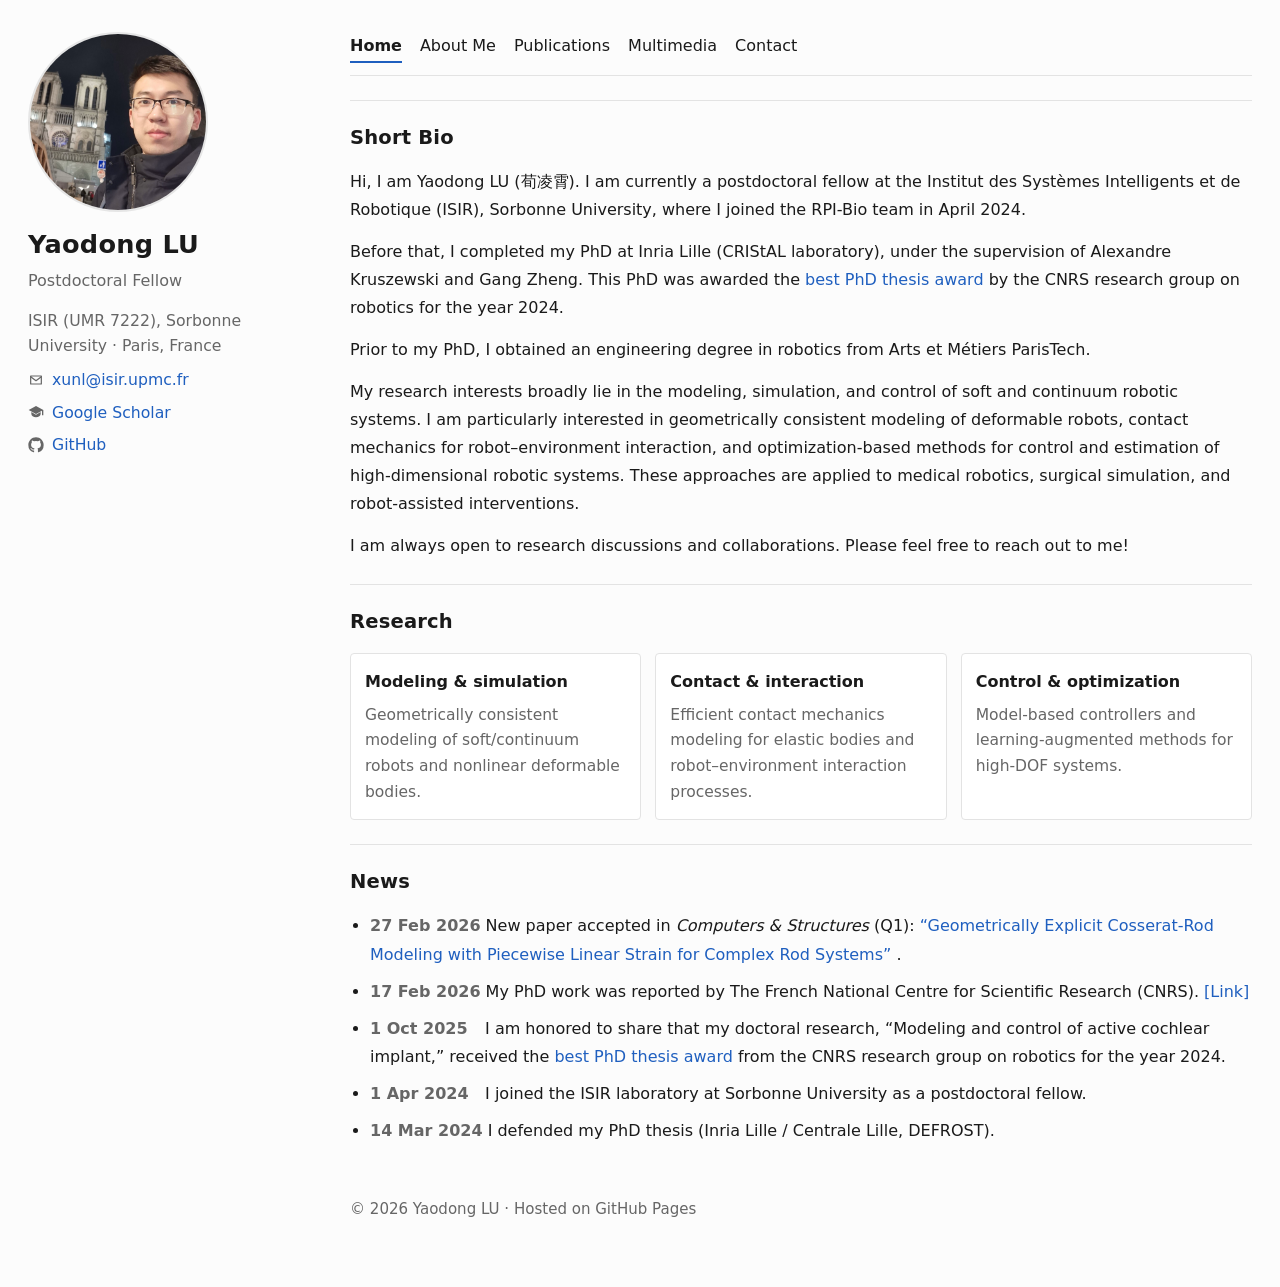
<file: index.html>
<!doctype html>
<html lang="en">
<head>
  <meta charset="utf-8" />
  <meta name="viewport" content="width=device-width, initial-scale=1" />
  <title>Yaodong LU · Home</title>
  <meta name="description" content="Yaodong LU — Postdoctoral fellow at ISIR (Sorbonne University). Soft/continuum robotics, geometrically consistent modeling, contact mechanics, medical robotics." />
  <link rel="stylesheet" href="assets/style.css" />
</head>

  
<body>
  <div class="page">
    <aside class="sidebar">
      <div class="profile-card">
        <div class="avatar">
          <img class="profile-photo" src="assets/avatar.jpg" alt="Portrait" />
        </div>

        <div class="id">
          <h1>Yaodong LU</h1>
          <p class="position">Postdoctoral Fellow </p>
          <p class="affiliation">ISIR (UMR 7222), Sorbonne University · Paris, France</p>
<p class="contact-item">
  <a href="mailto:xunl@isir.upmc.fr">
    <span class="icon" aria-hidden="true">
      <svg viewBox="0 0 24 24" fill="none" stroke="currentColor" stroke-width="1.8" stroke-linecap="round" stroke-linejoin="round">
        <path d="M4 6h16v12H4z"></path>
        <path d="M4 7l8 6 8-6"></path>
      </svg>
    </span>
    <span>xunl@isir.upmc.fr</span>
  </a>
</p>

<p class="contact-item">
  <a href="https://scholar.google.com/citations?user=EgVNwPYAAAAJ&hl=en&oi=ao" target="_blank" rel="noreferrer">
    <span class="icon" aria-hidden="true">
      <svg viewBox="0 0 24 24" fill="currentColor">
        <path d="M12 3 1 9l11 6 9-4.91V17h2V9L12 3Zm-7 9.18V15c0 2.76 3.13 5 7 5s7-2.24 7-5v-2.82l-7 3.82-7-3.82Z"/>
      </svg>
    </span>
    <span>Google Scholar</span>
  </a>
</p>

<p class="contact-item">
  <a href="https://github.com/LingxiaoXUN" target="_blank" rel="noreferrer">
    <span class="icon" aria-hidden="true">
      <svg viewBox="0 0 24 24" fill="currentColor">
        <path d="M12 .5C5.65.5.5 5.65.5 12a11.5 11.5 0 0 0 7.86 10.92c.58.11.79-.25.79-.56v-2.17c-3.2.69-3.88-1.35-3.88-1.35-.52-1.31-1.27-1.66-1.27-1.66-1.04-.71.08-.7.08-.7 1.15.08 1.75 1.18 1.75 1.18 1.02 1.75 2.68 1.24 3.33.95.1-.74.4-1.24.72-1.52-2.56-.29-5.25-1.28-5.25-5.68 0-1.25.45-2.27 1.18-3.07-.12-.29-.51-1.46.11-3.04 0 0 .97-.31 3.19 1.17a11.1 11.1 0 0 1 5.8 0c2.22-1.48 3.19-1.17 3.19-1.17.62 1.58.23 2.75.11 3.04.73.8 1.18 1.82 1.18 3.07 0 4.41-2.69 5.39-5.26 5.67.41.36.77 1.06.77 2.14v3.17c0 .31.21.67.8.56A11.5 11.5 0 0 0 23.5 12C23.5 5.65 18.35.5 12 .5Z"/>
      </svg>
    </span>
    <span>GitHub</span>
  </a>
</p>
        </div>
      </div>
    </aside>

    <main class="main-content">
      <header class="topbar">
        <nav class="nav">
          <a class="active" href="index.html">Home</a>
          <a href="about.html">About Me</a>
          <a href="publications.html">Publications</a>
          <a href="multimedia.html">Multimedia</a>
          <a href="contact.html">Contact</a>
        </nav>
      </header>

      <section class="card">
        <h2>Short Bio</h2>

        <p>
          Hi, I am Yaodong LU (荀凌霄). I am currently a postdoctoral fellow at the Institut des Systèmes Intelligents et de Robotique (ISIR),
          Sorbonne University, where I joined the RPI-Bio team in April 2024.
        </p>

        <p>
          Before that, I completed my PhD at Inria Lille (CRIStAL laboratory), under the supervision of
          Alexandre Kruszewski and Gang Zheng. This PhD was awarded the
          <a href="https://www.gdr-robotique.org/prix_de_these/?an=2024" target="_blank" rel="noreferrer">best PhD thesis award</a>
          by the CNRS research group on robotics for the year 2024.
        </p>

        <p>
          Prior to my PhD, I obtained an engineering degree in robotics from Arts et Métiers ParisTech.
        </p>

        <p>
          My research interests broadly lie in the modeling, simulation, and control of soft and continuum
          robotic systems. I am particularly interested in geometrically consistent modeling of deformable
          robots, contact mechanics for robot–environment interaction, and optimization-based methods
          for control and estimation of high-dimensional robotic systems. These approaches are applied
          to medical robotics, surgical simulation, and robot-assisted interventions.
        </p>

        <p>
          I am always open to research discussions and collaborations. Please feel free to reach out to me!
        </p>
      </section>

      <section class="card">
        <h2>Research</h2>
        <div class="grid">
          <div class="tile">
            <h3>Modeling & simulation</h3>
            <p>Geometrically consistent modeling of soft/continuum robots and nonlinear deformable bodies.</p>
          </div>
          <div class="tile">
            <h3>Contact & interaction</h3>
            <p>Efficient contact mechanics modeling for elastic bodies and robot–environment interaction processes.</p>
          </div>
          <div class="tile">
            <h3>Control & optimization</h3>
            <p>Model-based controllers and learning-augmented methods for high-DOF systems.</p>
          </div>
        </div>
      </section>

      <section class="card">
        <h2>News</h2>
        <ul class="timeline">
          <li>
            <span class="date">27 Feb 2026</span>
            New paper accepted in <em>Computers &amp; Structures</em> (Q1):
            <a href="https://authors.elsevier.com/a/1mjg4AQPsI-hM" target="_blank" rel="noreferrer">
              “Geometrically Explicit Cosserat-Rod Modeling with Piecewise Linear Strain for Complex Rod Systems”
            </a>.
          </li>
          <li>
            <span class="date">17 Feb 2026</span>
            My PhD work was reported by The French National Centre for Scientific Research (CNRS).
            <a href="https://www.ins2i.cnrs.fr/fr/cnrsinfo/lingxiao-xun-et-quentin-le-lidec-recompenses-par-le-prix-de-these-2024-du-gdr-robotique-0" target="_blank" rel="noreferrer">[Link]</a>
          </li>
          <li>
          <span class="date">1 Oct 2025</span>
          I am honored to share that my doctoral research, “Modeling and control of active cochlear implant,” received the
          <a href="https://www.gdr-robotique.org/prix_de_these/?an=2024" target="_blank" rel="noreferrer">best PhD thesis award</a> from the CNRS research group on robotics for the year 2024.       
          </li>
          <li>
            <span class="date">1 Apr 2024</span>
            I joined the ISIR laboratory at Sorbonne University as a postdoctoral fellow.
          </li>
          <li>
            <span class="date">14 Mar 2024</span>
            I defended my PhD thesis (Inria Lille / Centrale Lille, DEFROST).
          </li>
        </ul>
      </section>

      <footer class="footer">
        <p>© <span id="year"></span> Yaodong LU · Hosted on GitHub Pages</p>
      </footer>
    </main>
  </div>

  <script src="assets/script.js"></script>
</body>
</html>
</file>
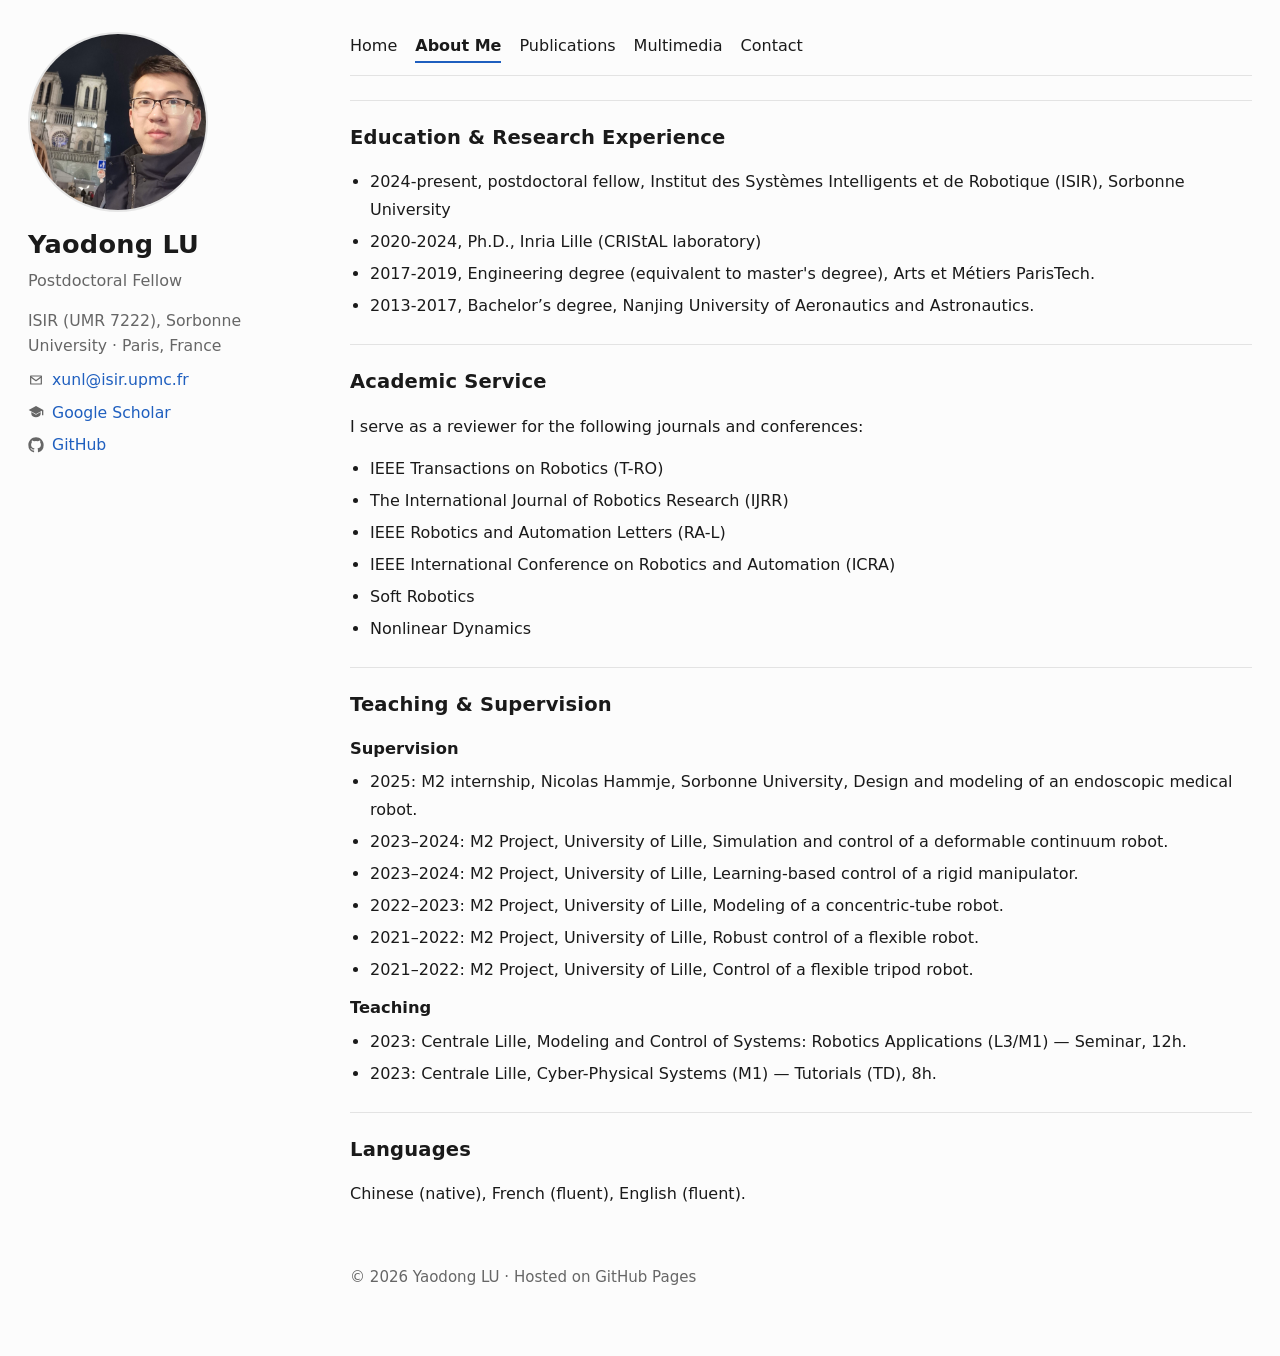
<file: about.html>
<!doctype html>
<html lang="en">
<head>
  <meta charset="utf-8" />
  <meta name="viewport" content="width=device-width, initial-scale=1" />
  <title>Yaodong LU · About Me</title>
  <meta name="description" content="About Yaodong LU: biography, professional service, teaching and supervision." />
  <link rel="stylesheet" href="assets/style.css" />
</head>

<body>
  <div class="page">
    <aside class="sidebar">
      <div class="profile-card">
        <div class="avatar">
          <img class="profile-photo" src="assets/avatar.jpg" alt="Portrait" />
        </div>

        <div class="id">
          <h1>Yaodong LU</h1>
          <p class="position">Postdoctoral Fellow</p>
          <p class="affiliation">ISIR (UMR 7222), Sorbonne University · Paris, France</p>
         <p class="contact-item">
  <a href="mailto:xunl@isir.upmc.fr">
    <span class="icon" aria-hidden="true">
      <svg viewBox="0 0 24 24" fill="none" stroke="currentColor" stroke-width="1.8" stroke-linecap="round" stroke-linejoin="round">
        <path d="M4 6h16v12H4z"></path>
        <path d="M4 7l8 6 8-6"></path>
      </svg>
    </span>
    <span>xunl@isir.upmc.fr</span>
  </a>
</p>

<p class="contact-item">
  <a href="https://scholar.google.com/citations?user=EgVNwPYAAAAJ&hl=en&oi=ao" target="_blank" rel="noreferrer">
    <span class="icon" aria-hidden="true">
      <svg viewBox="0 0 24 24" fill="currentColor">
        <path d="M12 3 1 9l11 6 9-4.91V17h2V9L12 3Zm-7 9.18V15c0 2.76 3.13 5 7 5s7-2.24 7-5v-2.82l-7 3.82-7-3.82Z"/>
      </svg>
    </span>
    <span>Google Scholar</span>
  </a>
</p>

<p class="contact-item">
  <a href="https://github.com/LingxiaoXUN" target="_blank" rel="noreferrer">
    <span class="icon" aria-hidden="true">
      <svg viewBox="0 0 24 24" fill="currentColor">
        <path d="M12 .5C5.65.5.5 5.65.5 12a11.5 11.5 0 0 0 7.86 10.92c.58.11.79-.25.79-.56v-2.17c-3.2.69-3.88-1.35-3.88-1.35-.52-1.31-1.27-1.66-1.27-1.66-1.04-.71.08-.7.08-.7 1.15.08 1.75 1.18 1.75 1.18 1.02 1.75 2.68 1.24 3.33.95.1-.74.4-1.24.72-1.52-2.56-.29-5.25-1.28-5.25-5.68 0-1.25.45-2.27 1.18-3.07-.12-.29-.51-1.46.11-3.04 0 0 .97-.31 3.19 1.17a11.1 11.1 0 0 1 5.8 0c2.22-1.48 3.19-1.17 3.19-1.17.62 1.58.23 2.75.11 3.04.73.8 1.18 1.82 1.18 3.07 0 4.41-2.69 5.39-5.26 5.67.41.36.77 1.06.77 2.14v3.17c0 .31.21.67.8.56A11.5 11.5 0 0 0 23.5 12C23.5 5.65 18.35.5 12 .5Z"/>
      </svg>
    </span>
    <span>GitHub</span>
  </a>
</p>
        </div>
      </div>
    </aside>

    <main class="main-content">
      <header class="topbar">
        <nav class="nav">
          <a href="index.html">Home</a>
          <a class="active" href="about.html">About Me</a>
          <a href="publications.html">Publications</a>
          <a href="multimedia.html">Multimedia</a>
          <a href="contact.html">Contact</a>
        </nav>
      </header>

      <section class="card">
        <h2>Education & Research Experience</h2>
        <ul class="bullets">
        <li>
          2024-present, postdoctoral fellow, Institut des Systèmes Intelligents et de Robotique (ISIR),
          Sorbonne University
        </li>

        <li>
          2020-2024, Ph.D., Inria Lille (CRIStAL laboratory)
        </li>

        <li>
          2017-2019, Engineering degree (equivalent to master's degree), Arts et Métiers ParisTech.
        </li>

        <li>
          2013-2017, Bachelor’s degree, Nanjing University of Aeronautics and Astronautics.
        </li>
        </ul>
        
      </section>

      <section class="card">
        <h2>Academic Service</h2>
        <p>I serve as a reviewer for the following journals and conferences:</p>
        <ul class="bullets">
          <li>IEEE Transactions on Robotics (T-RO)</li>
          <li>The International Journal of Robotics Research (IJRR)</li>
          <li>IEEE Robotics and Automation Letters (RA-L)</li>
          <li>IEEE International Conference on Robotics and Automation (ICRA)</li>
          <li>Soft Robotics</li>
          <li>Nonlinear Dynamics</li>
        </ul>
      </section>

      <section class="card">
        <h2>Teaching & Supervision</h2>

        <h3 style="margin:14px 0 6px;">Supervision</h3>
        <ul class="bullets">
          <li>2025: M2 internship, Nicolas Hammje, Sorbonne University, Design and modeling of an endoscopic medical robot.</li>
          <li>2023–2024: M2 Project, University of Lille, Simulation and control of a deformable continuum robot.</li>
          <li>2023–2024: M2 Project, University of Lille, Learning-based control of a rigid manipulator.</li>
          <li>2022–2023: M2 Project, University of Lille, Modeling of a concentric-tube robot.</li>
          <li>2021–2022: M2 Project, University of Lille, Robust control of a flexible robot.</li>
          <li>2021–2022: M2 Project, University of Lille, Control of a flexible tripod robot.</li>
        </ul>

        <h3 style="margin:10px 0 6px;">Teaching</h3>
        <ul class="bullets">
          <li>2023: Centrale Lille, Modeling and Control of Systems: Robotics Applications (L3/M1) — Seminar, 12h.</li>
          <li>2023: Centrale Lille, Cyber-Physical Systems (M1) — Tutorials (TD), 8h.</li>
        </ul>
      </section>

      <section class="card">
        <h2>Languages</h2>
        <p>
        Chinese (native), French (fluent), English (fluent).
        </p>
      </section>
      
      <footer class="footer">
        <p>© <span id="year"></span> Yaodong LU · Hosted on GitHub Pages</p>
      </footer>
    </main>
  </div>

  <script src="assets/script.js"></script>
</body>
</html>
</file>
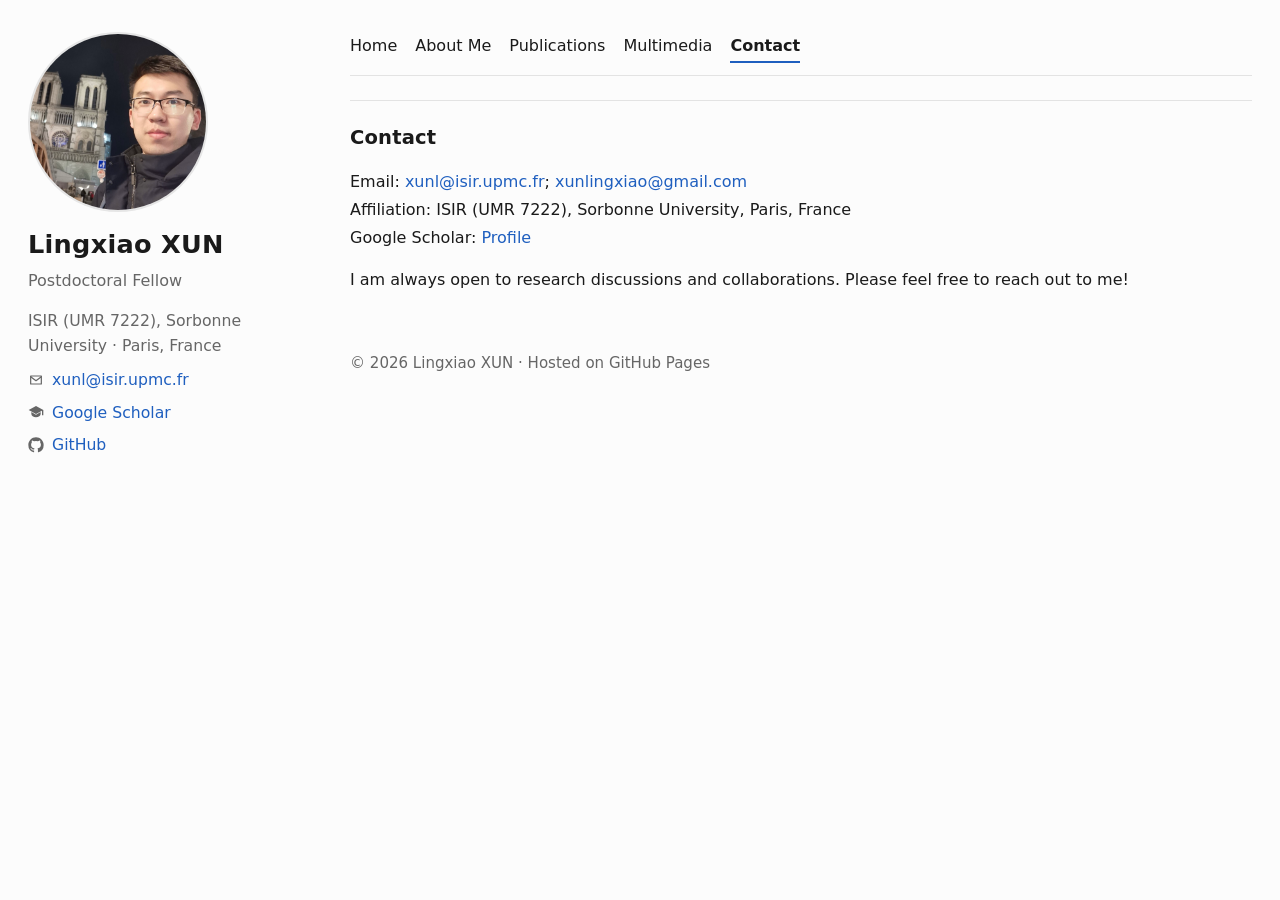
<file: contact.html>
<!doctype html>
<html lang="en">
<head>
  <meta charset="utf-8" />
  <meta name="viewport" content="width=device-width, initial-scale=1" />
  <title>Lingxiao LU · Contact</title>
  <meta name="description" content="Contact information for Lingxiao XUN." />
  <link rel="stylesheet" href="assets/style.css" />
</head>

<body>
  <div class="page">
    <aside class="sidebar">
      <div class="profile-card">
        <div class="avatar">
          <img class="profile-photo" src="assets/avatar.jpg" alt="Portrait" />
        </div>

        <div class="id">
          <h1>Lingxiao XUN</h1>
          <p class="position">Postdoctoral Fellow</p>
          <p class="affiliation">ISIR (UMR 7222), Sorbonne University · Paris, France</p>
<p class="contact-item">
  <a href="mailto:xunl@isir.upmc.fr">
    <span class="icon" aria-hidden="true">
      <svg viewBox="0 0 24 24" fill="none" stroke="currentColor" stroke-width="1.8" stroke-linecap="round" stroke-linejoin="round">
        <path d="M4 6h16v12H4z"></path>
        <path d="M4 7l8 6 8-6"></path>
      </svg>
    </span>
    <span>xunl@isir.upmc.fr</span>
  </a>
</p>

<p class="contact-item">
  <a href="https://scholar.google.com/citations?user=EgVNwPYAAAAJ&hl=en&oi=ao" target="_blank" rel="noreferrer">
    <span class="icon" aria-hidden="true">
      <svg viewBox="0 0 24 24" fill="currentColor">
        <path d="M12 3 1 9l11 6 9-4.91V17h2V9L12 3Zm-7 9.18V15c0 2.76 3.13 5 7 5s7-2.24 7-5v-2.82l-7 3.82-7-3.82Z"/>
      </svg>
    </span>
    <span>Google Scholar</span>
  </a>
</p>

<p class="contact-item">
  <a href="https://github.com/LingxiaoXUN" target="_blank" rel="noreferrer">
    <span class="icon" aria-hidden="true">
      <svg viewBox="0 0 24 24" fill="currentColor">
        <path d="M12 .5C5.65.5.5 5.65.5 12a11.5 11.5 0 0 0 7.86 10.92c.58.11.79-.25.79-.56v-2.17c-3.2.69-3.88-1.35-3.88-1.35-.52-1.31-1.27-1.66-1.27-1.66-1.04-.71.08-.7.08-.7 1.15.08 1.75 1.18 1.75 1.18 1.02 1.75 2.68 1.24 3.33.95.1-.74.4-1.24.72-1.52-2.56-.29-5.25-1.28-5.25-5.68 0-1.25.45-2.27 1.18-3.07-.12-.29-.51-1.46.11-3.04 0 0 .97-.31 3.19 1.17a11.1 11.1 0 0 1 5.8 0c2.22-1.48 3.19-1.17 3.19-1.17.62 1.58.23 2.75.11 3.04.73.8 1.18 1.82 1.18 3.07 0 4.41-2.69 5.39-5.26 5.67.41.36.77 1.06.77 2.14v3.17c0 .31.21.67.8.56A11.5 11.5 0 0 0 23.5 12C23.5 5.65 18.35.5 12 .5Z"/>
      </svg>
    </span>
    <span>GitHub</span>
  </a>
</p>
        </div>
      </div>
    </aside>

    <main class="main-content">
      <header class="topbar">
        <nav class="nav">
          <a href="index.html">Home</a>
          <a href="about.html">About Me</a>
          <a href="publications.html">Publications</a>
          <a href="multimedia.html">Multimedia</a>
          <a class="active" href="contact.html">Contact</a>
        </nav>
      </header>

      <section class="card">
        <h2>Contact</h2>
        <p>
          Email: <a href="mailto:xunl@isir.upmc.fr">xunl@isir.upmc.fr</a>; <a href="mailto:xunlingxiao@gmail.com">xunlingxiao@gmail.com</a><br />
          Affiliation: ISIR (UMR 7222), Sorbonne University, Paris, France<br />
          Google Scholar: <a href="https://scholar.google.com/citations?user=EgVNwPYAAAAJ&hl=en&oi=ao" target="_blank" rel="noreferrer">Profile</a>
        </p>

        <p>
          I am always open to research discussions and collaborations. Please feel free to reach out to me!
        </p>
      </section>

      <footer class="footer">
        <p>© <span id="year"></span> Lingxiao XUN · Hosted on GitHub Pages</p>
      </footer>
    </main>
  </div>

  <script src="assets/script.js"></script>
</body>
</html>
</file>
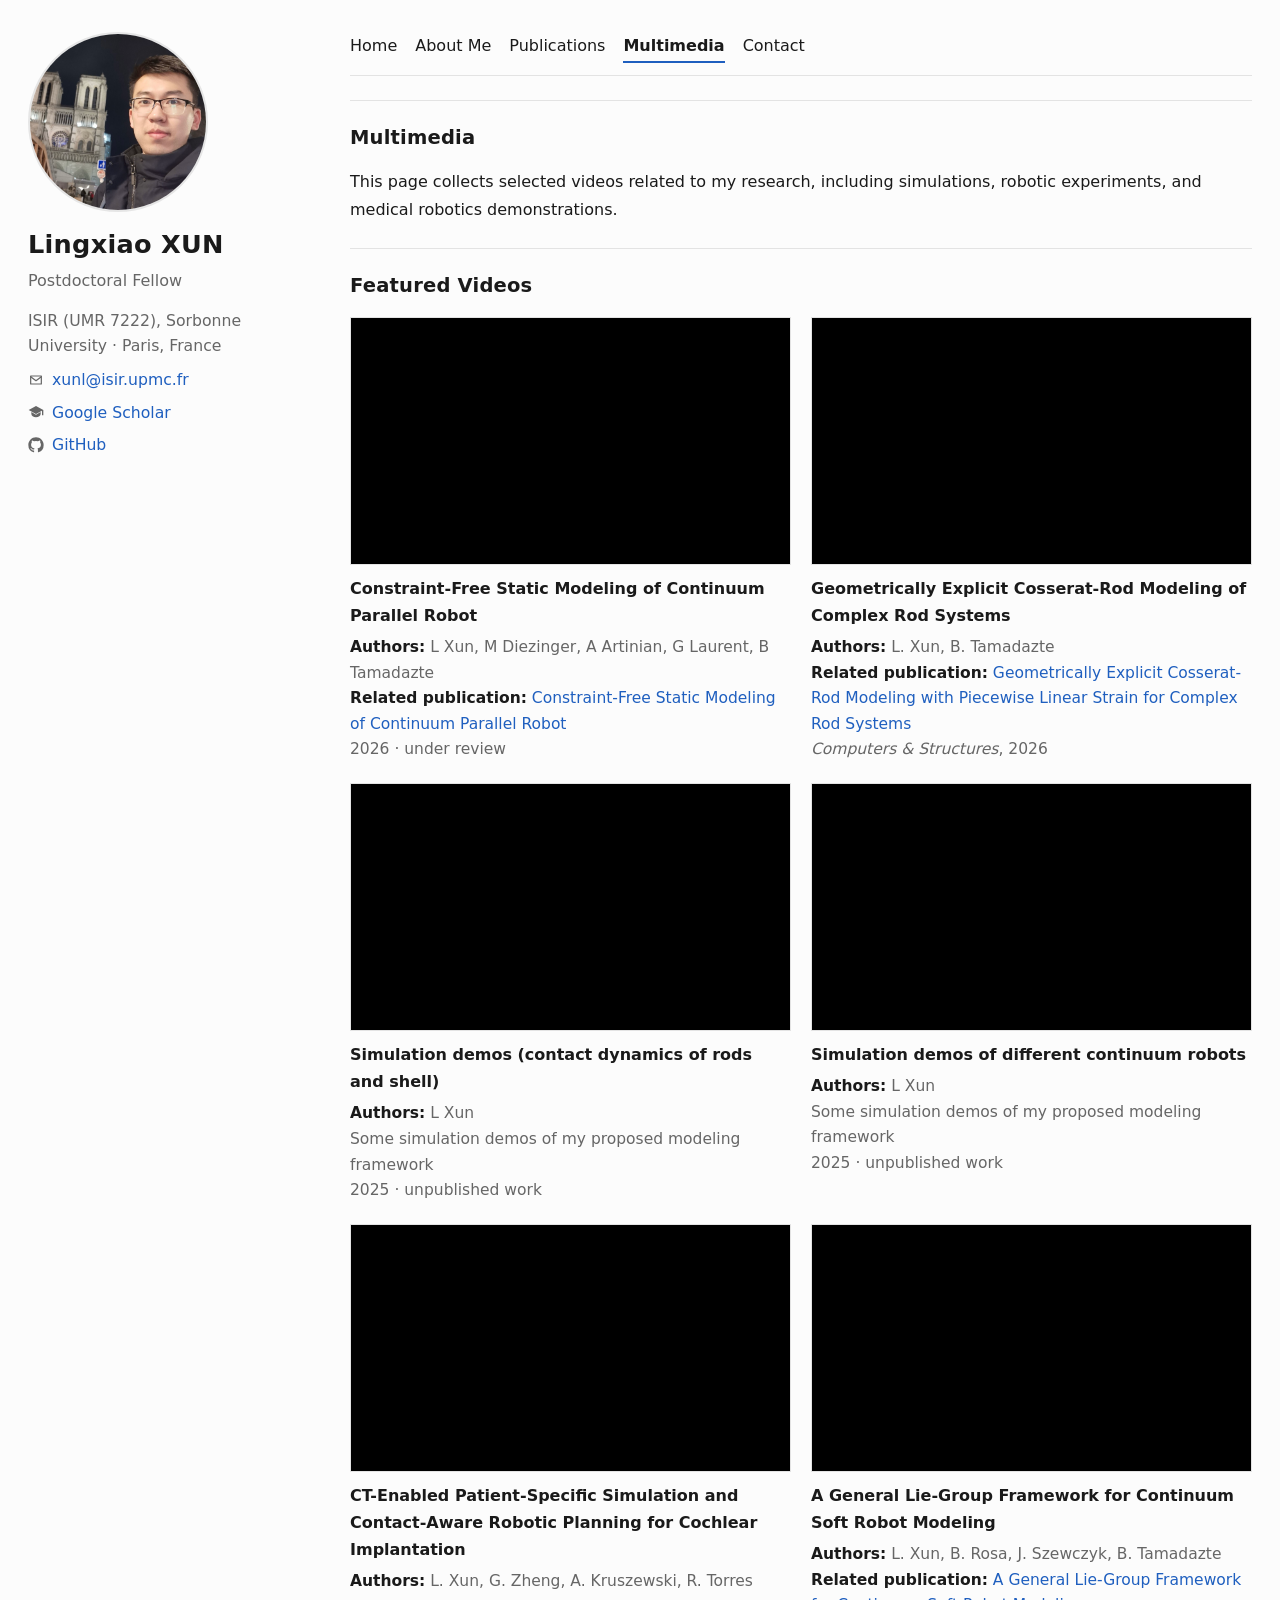
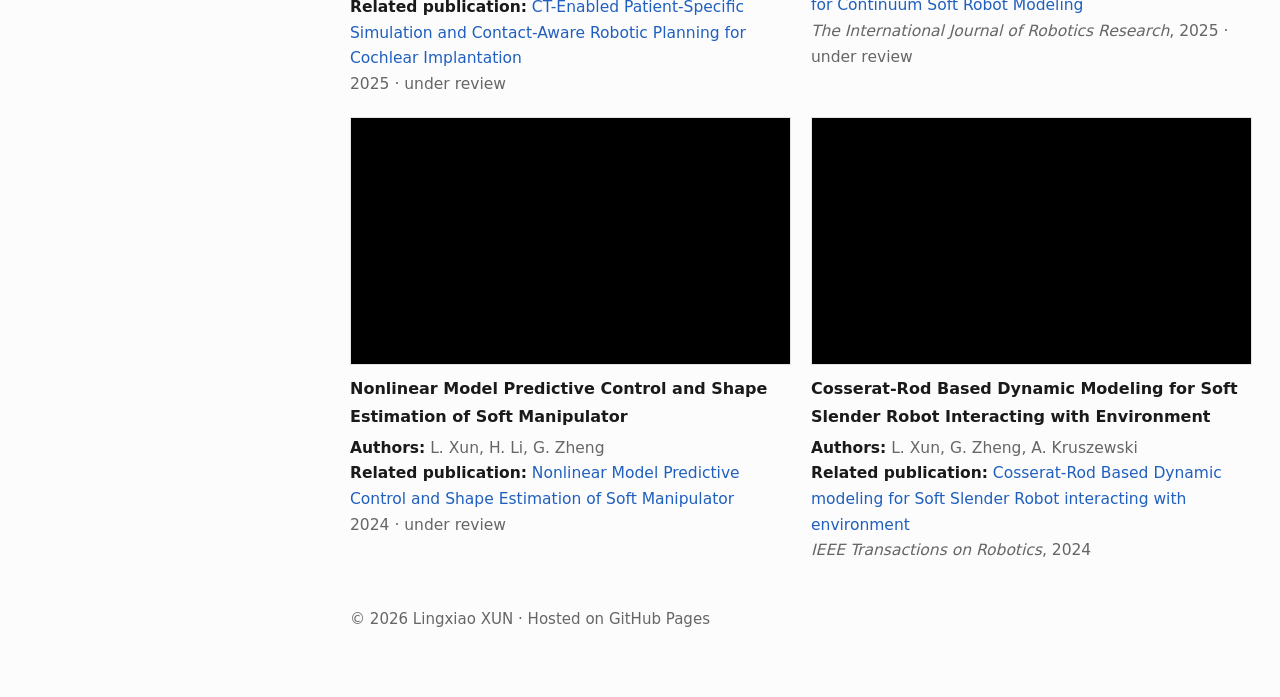
<file: multimedia.html>
<!doctype html>
<html lang="en">
<head>
  <meta charset="utf-8" />
  <meta name="viewport" content="width=device-width, initial-scale=1" />
  <title>Lingxiao XUN · Multimedia</title>
  <meta name="description" content="Videos and multimedia content by Lingxiao XUN." />
  <link rel="stylesheet" href="assets/style.css" />
</head>

<body>
  <div class="page">
    <aside class="sidebar">
      <div class="profile-card">
        <div class="avatar">
          <img class="profile-photo" src="assets/avatar.jpg" alt="Portrait" />
        </div>

        <div class="id">
          <h1>Lingxiao XUN</h1>
          <p class="position">Postdoctoral Fellow</p>
          <p class="affiliation">ISIR (UMR 7222), Sorbonne University · Paris, France</p>
<p class="contact-item">
  <a href="mailto:xunl@isir.upmc.fr">
    <span class="icon" aria-hidden="true">
      <svg viewBox="0 0 24 24" fill="none" stroke="currentColor" stroke-width="1.8" stroke-linecap="round" stroke-linejoin="round">
        <path d="M4 6h16v12H4z"></path>
        <path d="M4 7l8 6 8-6"></path>
      </svg>
    </span>
    <span>xunl@isir.upmc.fr</span>
  </a>
</p>

<p class="contact-item">
  <a href="https://scholar.google.com/citations?user=EgVNwPYAAAAJ&hl=en&oi=ao" target="_blank" rel="noreferrer">
    <span class="icon" aria-hidden="true">
      <svg viewBox="0 0 24 24" fill="currentColor">
        <path d="M12 3 1 9l11 6 9-4.91V17h2V9L12 3Zm-7 9.18V15c0 2.76 3.13 5 7 5s7-2.24 7-5v-2.82l-7 3.82-7-3.82Z"/>
      </svg>
    </span>
    <span>Google Scholar</span>
  </a>
</p>

<p class="contact-item">
  <a href="https://github.com/LingxiaoXUN" target="_blank" rel="noreferrer">
    <span class="icon" aria-hidden="true">
      <svg viewBox="0 0 24 24" fill="currentColor">
        <path d="M12 .5C5.65.5.5 5.65.5 12a11.5 11.5 0 0 0 7.86 10.92c.58.11.79-.25.79-.56v-2.17c-3.2.69-3.88-1.35-3.88-1.35-.52-1.31-1.27-1.66-1.27-1.66-1.04-.71.08-.7.08-.7 1.15.08 1.75 1.18 1.75 1.18 1.02 1.75 2.68 1.24 3.33.95.1-.74.4-1.24.72-1.52-2.56-.29-5.25-1.28-5.25-5.68 0-1.25.45-2.27 1.18-3.07-.12-.29-.51-1.46.11-3.04 0 0 .97-.31 3.19 1.17a11.1 11.1 0 0 1 5.8 0c2.22-1.48 3.19-1.17 3.19-1.17.62 1.58.23 2.75.11 3.04.73.8 1.18 1.82 1.18 3.07 0 4.41-2.69 5.39-5.26 5.67.41.36.77 1.06.77 2.14v3.17c0 .31.21.67.8.56A11.5 11.5 0 0 0 23.5 12C23.5 5.65 18.35.5 12 .5Z"/>
      </svg>
    </span>
    <span>GitHub</span>
  </a>
</p>
        </div>
      </div>
    </aside>

    <main class="main-content">
      <header class="topbar">
        <nav class="nav">
          <a href="index.html">Home</a>
          <a href="about.html">About Me</a>
          <a href="publications.html">Publications</a>
          <a class="active" href="multimedia.html">Multimedia</a>
          <a href="contact.html">Contact</a>
        </nav>
      </header>

      <section class="card">
        <h2>Multimedia</h2>
        <p>
          This page collects selected videos related to my research, including simulations,
          robotic experiments, and medical robotics demonstrations.
        </p>
      </section>

      <section class="card">
        <h2>Featured Videos</h2>

        <div class="video-grid">

          <div class="video-item">
            <div class="video-frame">
              <iframe
                src="https://www.youtube.com/embed/2J9ADrSmtQU"
                title="Constraint-Free Static Modeling of Continuum Parallel Robot"
                allow="accelerometer; autoplay; clipboard-write; encrypted-media; gyroscope; picture-in-picture; web-share"
                allowfullscreen>
              </iframe>
            </div>
            <h3>Constraint-Free Static Modeling of Continuum Parallel Robot</h3>
            <p class="video-authors">
              <strong>Authors:</strong> L Xun, M Diezinger, A Artinian, G Laurent, B Tamadazte
            </p>
            <p class="video-related">
              <strong>Related publication:</strong>
              <a href="https://arxiv.org/pdf/2603.05309">
                Constraint-Free Static Modeling of Continuum Parallel Robot
              </a>
            </p>
            <p class="video-venue">
              2026
              · under review
            </p>
          </div>

           <div class="video-item">
            <div class="video-frame">
              <iframe
                src="https://www.youtube.com/embed/IBVAkpkHERs"
                title="Geometrically Explicit Cosserat-Rod Modeling of Complex Rod Systems"
                allow="accelerometer; autoplay; clipboard-write; encrypted-media; gyroscope; picture-in-picture; web-share"
                allowfullscreen>
              </iframe>
            </div>
            <h3>Geometrically Explicit Cosserat-Rod Modeling of Complex Rod Systems</h3>
            <p class="video-authors">
              <strong>Authors:</strong> L. Xun, B. Tamadazte
            </p>
            <p class="video-related">
              <strong>Related publication:</strong>
              <a href="https://authors.elsevier.com/a/1mjg4AQPsI-hM" target="_blank" rel="noreferrer">
                Geometrically Explicit Cosserat-Rod Modeling with Piecewise Linear Strain for Complex Rod Systems
              </a>
            </p>
            <p class="video-venue">
              <em>Computers &amp; Structures</em>, 2026
            </p>
          </div>
          
           <div class="video-item">
            <div class="video-frame">
              <iframe
                src="https://www.youtube.com/embed/KB5Z_FfetX0"
                title="Simulation demos (contact dynamics of rods and shell)"
                allow="accelerometer; autoplay; clipboard-write; encrypted-media; gyroscope; picture-in-picture; web-share"
                allowfullscreen>
              </iframe>
            </div>
            <h3>Simulation demos (contact dynamics of rods and shell)</h3>
            <p class="video-authors">
              <strong>Authors:</strong> L Xun
            </p> 
            <p class="video-related">
              Some simulation demos of my proposed modeling framework
            </p>
            <p class="video-venue">
              2025
              · unpublished work
            </p>
          </div>

          <div class="video-item">
            <div class="video-frame">
              <iframe
                src="https://www.youtube.com/embed/qRCQzyO9pV4"
                title="Simulation demos of different continuum robots"
                allow="accelerometer; autoplay; clipboard-write; encrypted-media; gyroscope; picture-in-picture; web-share"
                allowfullscreen>
              </iframe>
            </div>
            <h3>Simulation demos of different continuum robots</h3>
            <p class="video-authors">
              <strong>Authors:</strong> L Xun
            </p>  
            <p class="video-related">
              Some simulation demos of my proposed modeling framework
            </p>
            <p class="video-venue">
              2025
              · unpublished work
            </p>
          </div>

          <div class="video-item">
            <div class="video-frame">
              <iframe
                src="https://www.youtube.com/embed/sCBgtb5msNA"
                title="CT-Enabled Patient-Specific Simulation and Contact-Aware Robotic Planning for Cochlear Implantation"
                allow="accelerometer; autoplay; clipboard-write; encrypted-media; gyroscope; picture-in-picture; web-share"
                allowfullscreen>
              </iframe>
            </div>
            <h3>CT-Enabled Patient-Specific Simulation and Contact-Aware Robotic Planning for Cochlear Implantation</h3>
            <p class="video-authors">
              <strong>Authors:</strong> L. Xun, G. Zheng, A. Kruszewski, R. Torres
            </p>
            <p class="video-related">
              <strong>Related publication:</strong>
              <a href="https://arxiv.org/pdf/2603.05333">
                CT-Enabled Patient-Specific Simulation and Contact-Aware Robotic Planning for Cochlear Implantation
              </a>
            </p>
            <p class="video-venue">
              2025
              · under review
            </p>
          </div>

          <div class="video-item">
            <div class="video-frame">
              <iframe
                src="https://www.youtube.com/embed/wq8Ct8HyRMo"
                title="A General Lie-Group Framework for Continuum Soft Robot Modeling"
                allow="accelerometer; autoplay; clipboard-write; encrypted-media; gyroscope; picture-in-picture; web-share"
                allowfullscreen>
              </iframe>
            </div>
            <h3>A General Lie-Group Framework for Continuum Soft Robot Modeling</h3>
            <p class="video-authors">
              <strong>Authors:</strong> L. Xun, B. Rosa, J. Szewczyk, B. Tamadazte
            </p>
            <p class="video-related">
              <strong>Related publication:</strong>
              <a href="https://arxiv.org/pdf/2603.08232" target="_blank" rel="noreferrer">
                A General Lie-Group Framework for Continuum Soft Robot Modeling
              </a>
            </p>
            <p class="video-venue">
              <em>The International Journal of Robotics Research</em>, 2025
              · under review
            </p>
          </div>

          <div class="video-item">
            <div class="video-frame">
              <iframe
                src="https://www.youtube.com/embed/U5VnX3lcQNc"
                title="Nonlinear Model Predictive Control and Shape Estimation of Soft Manipulator"
                allow="accelerometer; autoplay; clipboard-write; encrypted-media; gyroscope; picture-in-picture; web-share"
                allowfullscreen>
              </iframe>
            </div>
            <h3>Nonlinear Model Predictive Control and Shape Estimation of Soft Manipulator</h3>
            <p class="video-authors">
              <strong>Authors:</strong> L. Xun, H. Li, G. Zheng
            </p>
            <p class="video-related">
              <strong>Related publication:</strong>
              <a href="https://drive.google.com/file/d/1k7SiPn1OoZr8zBXSgLbv3NEJAcAUNLqP/view?usp=sharing" target="_blank" rel="noreferrer">
                Nonlinear Model Predictive Control and Shape Estimation of Soft Manipulator
              </a>
            </p>
            <p class="video-venue">
              2024
              · under review
            </p>
          </div>

           <div class="video-item">
            <div class="video-frame">
              <iframe
                src="https://www.youtube.com/embed/YNuTR9TTGgY"
                title="Cosserat-Rod Based Dynamic Modeling for Soft Slender Robot Interacting with Environment"
                allow="accelerometer; autoplay; clipboard-write; encrypted-media; gyroscope; picture-in-picture; web-share"
                allowfullscreen>
              </iframe>
            </div>
            <h3>Cosserat-Rod Based Dynamic Modeling for Soft Slender Robot Interacting with Environment</h3>
            <p class="video-authors">
              <strong>Authors:</strong> L. Xun, G. Zheng, A. Kruszewski
            </p>
            <p class="video-related">
              <strong>Related publication:</strong>
              <a href="https://ieeexplore.ieee.org/abstract/document/10494907" target="_blank" rel="noreferrer">
                Cosserat-Rod Based Dynamic modeling for Soft Slender Robot interacting with environment
              </a>
            </p>
            <p class="video-venue">
              <em>IEEE Transactions on Robotics</em>, 2024
            </p>
          </div>

        </div>
      </section>

      <footer class="footer">
        <p>© <span id="year"></span> Lingxiao XUN · Hosted on GitHub Pages</p>
      </footer>
    </main>
  </div>

  <script src="assets/script.js"></script>
</body>
</html>
</file>
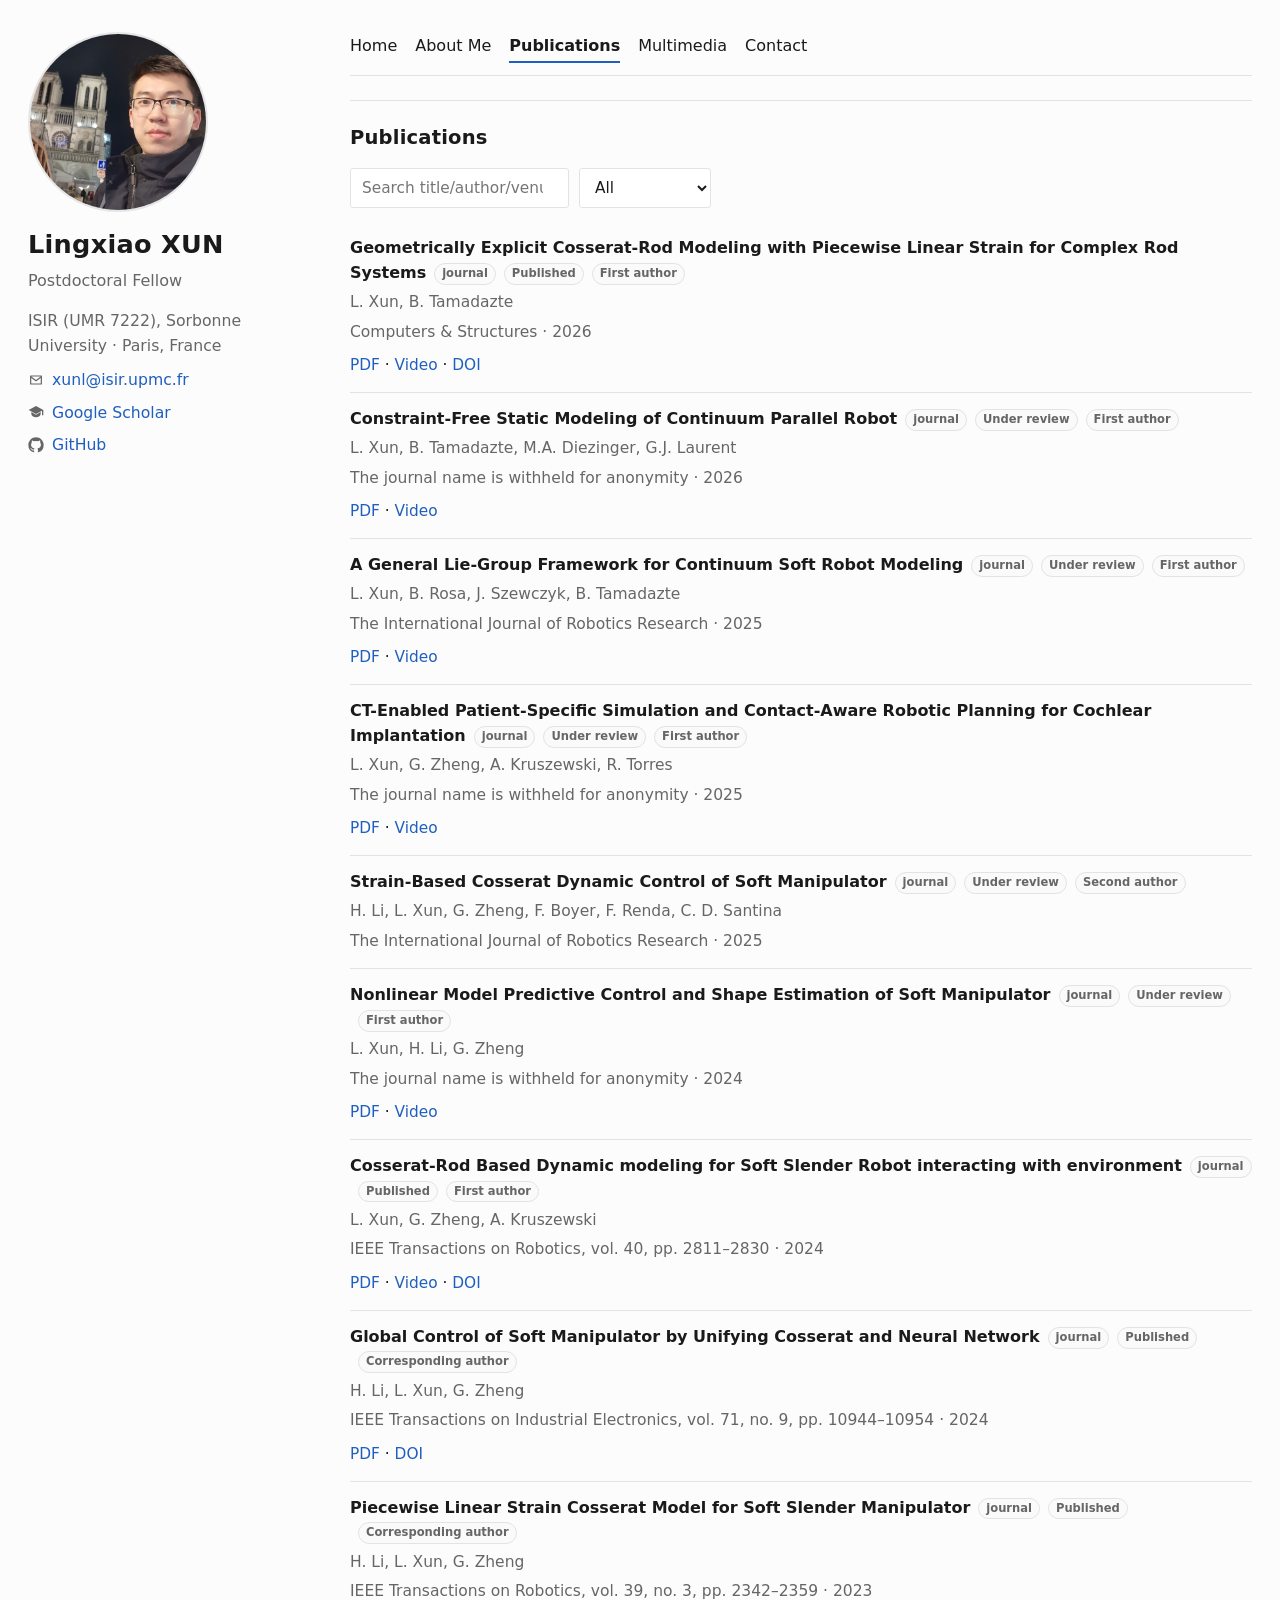
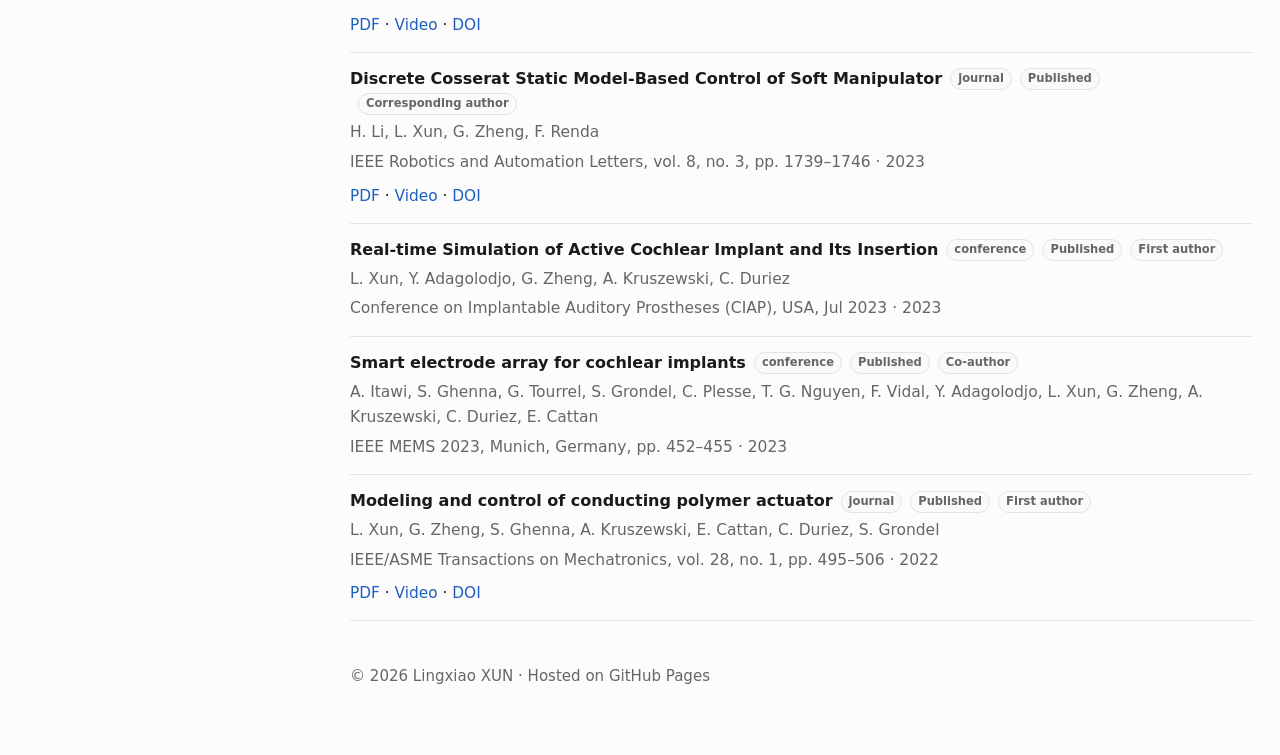
<file: publications.html>
<!doctype html>
<html lang="en">
<head>
  <meta charset="utf-8" />
  <meta name="viewport" content="width=device-width, initial-scale=1" />
  <title>Lingxiao XUN · Publications</title>
  <meta name="description" content="Publications of Lingxiao XUN." />
  <link rel="stylesheet" href="assets/style.css" />
</head>

<body>
  <div class="page">
    <aside class="sidebar">
      <div class="profile-card">
        <div class="avatar">
          <img class="profile-photo" src="assets/avatar.jpg" alt="Portrait" />
        </div>

        <div class="id">
          <h1>Lingxiao XUN</h1>
          <p class="position">Postdoctoral Fellow</p>
          <p class="affiliation">ISIR (UMR 7222), Sorbonne University · Paris, France</p>
<p class="contact-item">
  <a href="mailto:xunl@isir.upmc.fr">
    <span class="icon" aria-hidden="true">
      <svg viewBox="0 0 24 24" fill="none" stroke="currentColor" stroke-width="1.8" stroke-linecap="round" stroke-linejoin="round">
        <path d="M4 6h16v12H4z"></path>
        <path d="M4 7l8 6 8-6"></path>
      </svg>
    </span>
    <span>xunl@isir.upmc.fr</span>
  </a>
</p>

<p class="contact-item">
  <a href="https://scholar.google.com/citations?user=EgVNwPYAAAAJ&hl=en&oi=ao" target="_blank" rel="noreferrer">
    <span class="icon" aria-hidden="true">
      <svg viewBox="0 0 24 24" fill="currentColor">
        <path d="M12 3 1 9l11 6 9-4.91V17h2V9L12 3Zm-7 9.18V15c0 2.76 3.13 5 7 5s7-2.24 7-5v-2.82l-7 3.82-7-3.82Z"/>
      </svg>
    </span>
    <span>Google Scholar</span>
  </a>
</p>

<p class="contact-item">
  <a href="https://github.com/LingxiaoXUN" target="_blank" rel="noreferrer">
    <span class="icon" aria-hidden="true">
      <svg viewBox="0 0 24 24" fill="currentColor">
        <path d="M12 .5C5.65.5.5 5.65.5 12a11.5 11.5 0 0 0 7.86 10.92c.58.11.79-.25.79-.56v-2.17c-3.2.69-3.88-1.35-3.88-1.35-.52-1.31-1.27-1.66-1.27-1.66-1.04-.71.08-.7.08-.7 1.15.08 1.75 1.18 1.75 1.18 1.02 1.75 2.68 1.24 3.33.95.1-.74.4-1.24.72-1.52-2.56-.29-5.25-1.28-5.25-5.68 0-1.25.45-2.27 1.18-3.07-.12-.29-.51-1.46.11-3.04 0 0 .97-.31 3.19 1.17a11.1 11.1 0 0 1 5.8 0c2.22-1.48 3.19-1.17 3.19-1.17.62 1.58.23 2.75.11 3.04.73.8 1.18 1.82 1.18 3.07 0 4.41-2.69 5.39-5.26 5.67.41.36.77 1.06.77 2.14v3.17c0 .31.21.67.8.56A11.5 11.5 0 0 0 23.5 12C23.5 5.65 18.35.5 12 .5Z"/>
      </svg>
    </span>
    <span>GitHub</span>
  </a>
</p>
        </div>
      </div>
    </aside>

    <main class="main-content">
      <header class="topbar">
        <nav class="nav">
          <a href="index.html">Home</a>
          <a href="about.html">About Me</a>
          <a class="active" href="publications.html">Publications</a>
          <a href="multimedia.html">Multimedia</a>
          <a href="contact.html">Contact</a>
        </nav>
      </header>

      <section class="card">
        <h2>Publications</h2>

        <div class="pub-controls">
          <input id="pubSearch" type="search" placeholder="Search title/author/venue..." />
          <select id="pubFilter">
            <option value="all">All</option>
            <option value="journal">Journal</option>
            <option value="conference">Conference</option>
            <option value="patent">Patent</option>
            <option value="preprint">Preprint</option>
          </select>
        </div>
        <!>
        <div id="pubList" class="pub-list"></div>
      </section>
      
      <footer class="footer">
        <p>© <span id="year"></span> Lingxiao XUN · Hosted on GitHub Pages</p>
      </footer>
    </main>
  </div>

  <script src="assets/script.js"></script>
</body>
</html>
</file>
<file: assets/style.css>
:root{
  --bg:#fcfcfc;
  --card:transparent;
  --text:#1a1a1a;
  --muted:#666666;
  --border:#e3e3e3;
  --link:#1f5fbf;
}

*{box-sizing:border-box}

html,body{
  margin:0;
  padding:0;
  font-family:system-ui,-apple-system,Segoe UI,Roboto,Arial,sans-serif;
  background:var(--bg);
  color:var(--text);
  line-height:1.7;
}

body{
  font-size:16px;
}

a{
  color:var(--link);
  text-decoration:none;
}

a:hover{
  text-decoration:underline;
}

code{
  background:#f3f3f3;
  padding:.12rem .3rem;
  border-radius:.25rem;
  font-size:.92em;
}

/* ===== Overall layout ====== */
.page{
  max-width:1280px;
  margin:0 auto;
  padding:32px 28px 40px;
  display:grid;
  grid-template-columns:280px minmax(0,1fr);
  gap:42px;
}

.sidebar{
  align-self:start;
}

.profile-card{
  position:sticky;
  top:28px;
}

/* ===== Left sidebar ===== */
.avatar{
  margin-bottom:18px;
}

.profile-photo{
  width:180px;
  height:180px;
  border-radius:50%;
  object-fit:cover;
  border:2px solid #e6e6e6;
  display:block;
}

.id{
  text-align:left;
}

.id h1{
  margin:0 0 10px 0;
  font-size:1.6rem;
  line-height:1.15;
  font-weight:700;
  letter-spacing:.01em;
}

.position{
  margin:0 0 14px 0;
  color:var(--muted);
  line-height:1.55;
  font-size:1rem;
}

.affiliation{
  margin:0 0 10px 0;
  color:var(--muted);
  line-height:1.6;
  font-size:.98rem;
}

.contact-item{
  margin:0 0 6px 0;
  color:var(--muted);
  line-height:1.5;
  font-size:.98rem;
}

/* ===== Right content area ===== */
.main-content{
  min-width:0;
}

.topbar{
  margin-bottom:10px;
}

.nav{
  display:flex;
  gap:18px;
  flex-wrap:wrap;
  padding-bottom:12px;
  border-bottom:1px solid var(--border);
}

.nav a{
  padding:0;
  border:none;
  border-radius:0;
  background:none;
  color:var(--text);
  font-size:1rem;
}

.nav a:hover{
  background:none;
  color:var(--link);
  text-decoration:none;
}

.nav a.active{
  font-weight:600;
  border-bottom:2px solid var(--link);
  padding-bottom:2px;
}

/* ===== Section blocks ====== */
.card{
  background:transparent;
  border:none;
  border-top:1px solid var(--border);
  border-radius:0;
  padding:20px 0 0 0;
  margin-top:24px;
}

.card h2{
  margin:0 0 14px 0;
  font-size:1.22rem;
  font-weight:700;
  letter-spacing:.01em;
}

.card h3{
  margin:16px 0 8px 0;
  font-size:1.02rem;
  font-weight:700;
}

.card p{
  margin:0 0 14px 0;
  color:var(--text);
  line-height:1.75;
}

.bullets{
  margin:0;
  padding-left:20px;
  color:var(--text);
  line-height:1.75;
}

.bullets li{
  margin-bottom:4px;
}

/* ===== News ===== */
.timeline{
  margin:0;
  padding-left:20px;
  color:var(--text);
  line-height:1.8;
}

.timeline li{
  margin-bottom:8px;
}

.timeline .date{
  display:inline-block;
  min-width:110px;
  color:var(--muted);
  font-weight:600;
}

/* ===== Research grid ===== */
.grid{
  display:grid;
  grid-template-columns:repeat(3,minmax(0,1fr));
  gap:14px;
  margin-top:8px;
}

.tile{
  border:1px solid var(--border);
  border-radius:4px;
  padding:14px;
  background:#ffffff;
}

.tile h3{
  margin:0 0 8px 0;
  font-size:1rem;
}

.tile p{
  margin:0;
  color:var(--muted);
  line-height:1.65;
  font-size:.97rem;
}

/* ===== Publication controls ===== */
.pub-controls{
  display:flex;
  gap:10px;
  flex-wrap:wrap;
  margin-bottom:14px;
}

.pub-controls input,
.pub-controls select{
  background:#ffffff;
  border:1px solid var(--border);
  color:var(--text);
  border-radius:3px;
  padding:9px 11px;
  outline:none;
  font-family:inherit;
  font-size:.96rem;
}

.pub-controls input:focus,
.pub-controls select:focus{
  border-color:var(--link);
}

/* ===== Publication list ===== */
.pub-list{
  display:flex;
  flex-direction:column;
  gap:0;
}

.pub{
  border:none;
  border-bottom:1px solid var(--border);
  border-radius:0;
  padding:14px 0;
  background:transparent;
}

.pub .title{
  font-weight:700;
  line-height:1.55;
}

.pub .authors,
.pub .venue{
  color:var(--muted);
  margin-top:4px;
  line-height:1.65;
  font-size:.97rem;
}

.pub .links{
  margin-top:7px;
  font-size:.96rem;
}

.pub .tag{
  display:inline-block;
  font-size:.72rem;
  padding:1px 7px;
  border:1px solid var(--border);
  border-radius:999px;
  margin-left:8px;
  color:var(--muted);
  background:#fafafa;
  vertical-align:middle;
}

/* ===== Other blocks ===== */
.project{
  margin-bottom:16px;
}

.project h3{
  margin:0 0 6px;
}

.project p{
  margin:0;
  color:var(--text);
  line-height:1.7;
}

.hint{
  color:var(--muted);
  font-size:.95rem;
}

/* ===== Footer ===== */
.footer{
  color:var(--muted);
  text-align:left;
  padding:28px 0 10px;
  font-size:.94rem;
}

/* ===== Responsive ===== */
@media (max-width:980px){
  .page{
    grid-template-columns:1fr;
    gap:28px;
    padding:24px 18px 32px;
  }

  .profile-card{
    position:static;
  }

  .profile-photo{
    width:140px;
    height:140px;
  }

  .grid{
    grid-template-columns:1fr;
  }

  .timeline .date{
    min-width:0;
    margin-right:8px;
  }
}

/* ===== Multimedia ===== */
.video-grid{
  display:grid;
  grid-template-columns:repeat(2,minmax(0,1fr));
  gap:20px;
  margin-top:10px;
}

.video-item h3{
  margin:10px 0 6px 0;
  font-size:1rem;
}

.video-item p{
  margin:0;
  color:var(--muted);
  line-height:1.65;
  font-size:.97rem;
}

.video-frame{
  position:relative;
  width:100%;
  aspect-ratio:16/9;
  background:#000;
  border:1px solid var(--border);
  overflow:hidden;
}

.video-frame iframe{
  position:absolute;
  inset:0;
  width:100%;
  height:100%;
  border:0;
}

@media (max-width:980px){
  .video-grid{
    grid-template-columns:1fr;
  }
}

.video-authors,
.video-related,
.video-venue{
  margin-top:6px;
  color:var(--muted);
  font-size:.95rem;
  line-height:1.6;
}

.video-authors strong,
.video-related strong{
  color:var(--text);
}

.video-related a,
.video-venue a{
  color:var(--link);
}

.contact-item a{
  display:inline-flex;
  align-items:center;
  gap:8px;
}

.icon{
  width:16px;
  height:16px;
  display:inline-flex;
  align-items:center;
  justify-content:center;
  color:var(--muted);
  flex:0 0 16px;
}

.icon svg{
  width:16px;
  height:16px;
  display:block;
}
</file>
